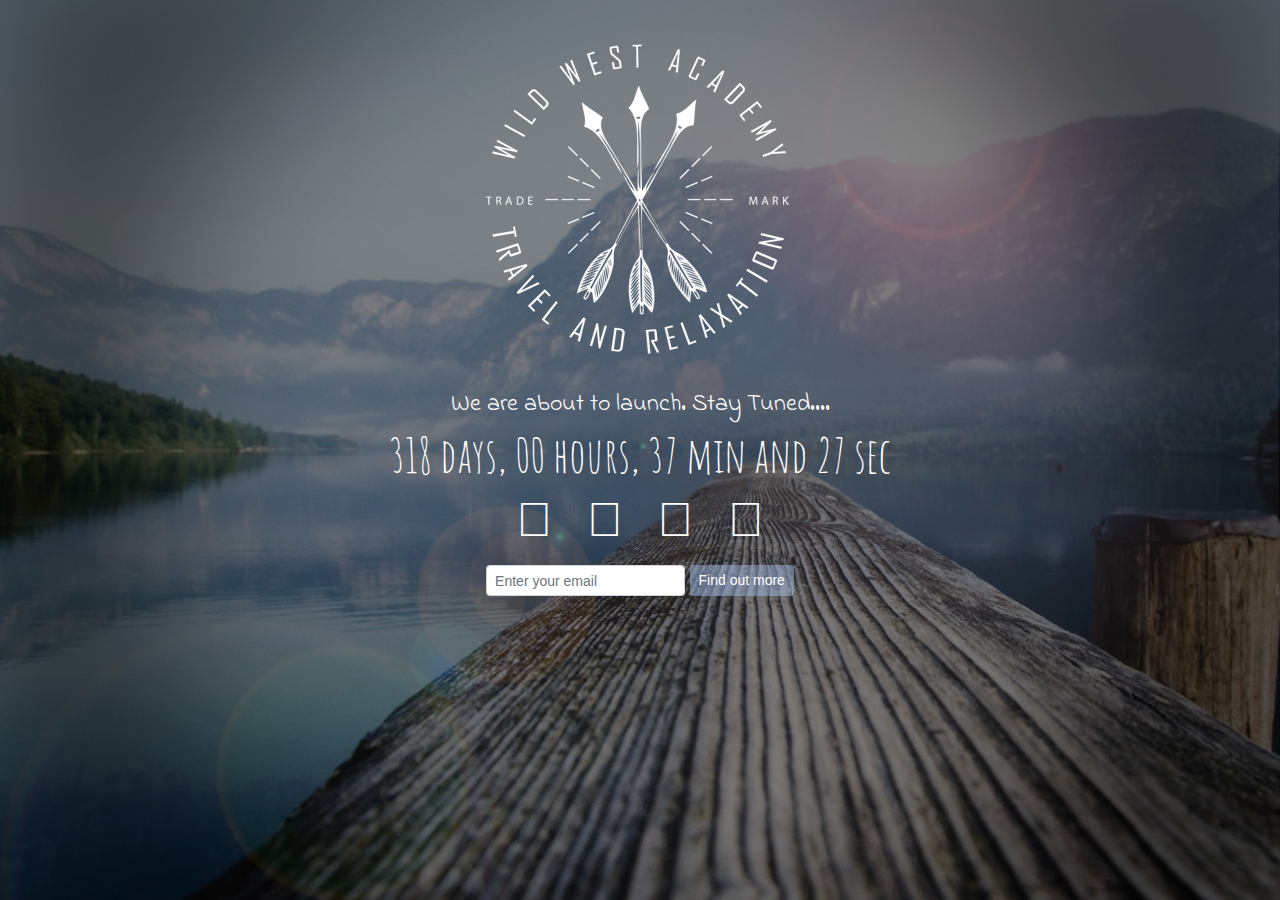
<file: Landing Page/index.html>
<!doctype html>
<html lang="en">
  <head>
    <!-- Required meta tags -->
    <meta charset="utf-8">
    <meta name="viewport" content="width=device-width, initial-scale=1, shrink-to-fit=no">
    <!-- Bootstrap CSS -->
    <link rel="stylesheet" href="https://stackpath.bootstrapcdn.com/bootstrap/4.3.1/css/bootstrap.min.css" integrity="sha384-ggOyR0iXCbMQv3Xipma34MD+dH/1fQ784/j6cY/iJTQUOhcWr7x9JvoRxT2MZw1T" crossorigin="anonymous">
    <link rel="stylesheet" href="style.css">
    <link rel="stylesheet" href="fontawesome/css/fontawesome.css">
    <link href="https://fonts.googleapis.com/css?family=Indie+Flower" rel="stylesheet">
    <link href="https://fonts.googleapis.com/css?family=Amatic+SC" rel="stylesheet">
    <link rel="stylesheet" href="https://use.fontawesome.com/releases/v5.7.2/css/all.css" integrity="sha384-fnmOCqbTlWIlj8LyTjo7mOUStjsKC4pOpQbqyi7RrhN7udi9RwhKkMHpvLbHG9Sr" crossorigin="anonymous">
    <title>Coming Soon!!</title>
  </head>
  <body>
    <section id="logo">
      <div class="container">
        <div class="row">
          <div class="col-md-12 text-center">
            <img src="img/my-logo.png" class="img-fluid"/>
          </div>
        </div>
      </div>
    </section>
    <section id="intro-text">
      <div class="container">
        <div class="row">
          <div class="col-md-12">
            <p>We are about to launch. Stay Tuned....</p>
          </div>
        </div>
      </div>
    </section>
    <section id="countdown">
      <div class="container">
        <div class="row">
          <div class="col-md-12">
            <div class="Countdown"></div>
          </div>
        </div>
      </div>
    </section>

    <section id="icons">
      <div class="container">
        <div class="row">
          <div class="col-md-12">
              <ul class="list-inline">
          <a href="http://www.twitter.com" target="blank"><li class="list-inline-item"><i class="fab twitter fa-twitter-square fa-3x" aria-hidden="true"></i></li></a>
          <a href="http://www.facebook.com" target="blank"><li class="list-inline-item"><i class="fab facebook fa-facebook-square fa-3x" aria-hidden="true"></i></li></a>
          <a href="http://www.google.com" target="blank"><li class="list-inline-item"><i class="fab google fa-google-plus-square fa-3x" aria-hidden="true"></i></li></a>
          <a href="http://www.instagram.com" target="blank"><li class="list-inline-item"><i class="fab instagram fa-instagram fa-3x" aria-hidden="true"></i></li></a>
              </ul>
          </div>
        </div>
      </div>
    </section>



    <section id="signup">
      <div class="container">
        <div class="row">
          <div class="col-md-12">
            <form class="form-inline" role="form" method="post" action="#signup">
              <input type="email" name="email" class="form-control form-control-sm" placeholder="Enter your email">
              <button type="submit" class="btn btn-signup btn-sm" name="submit" value="Send">Find out more</button>
            </form>
          </div>
        </div>
      </div>
    </section>


    <!-- Optional JavaScript -->
    <!-- jQuery first, then Popper.js, then Bootstrap JS -->
    <script src="https://code.jquery.com/jquery-3.3.1.slim.min.js" integrity="sha384-q8i/X+965DzO0rT7abK41JStQIAqVgRVzpbzo5smXKp4YfRvH+8abtTE1Pi6jizo" crossorigin="anonymous"></script>
    <script src="https://cdnjs.cloudflare.com/ajax/libs/popper.js/1.14.7/umd/popper.min.js" integrity="sha384-UO2eT0CpHqdSJQ6hJty5KVphtPhzWj9WO1clHTMGa3JDZwrnQq4sF86dIHNDz0W1" crossorigin="anonymous"></script>
    <script src="https://stackpath.bootstrapcdn.com/bootstrap/4.3.1/js/bootstrap.min.js" integrity="sha384-JjSmVgyd0p3pXB1rRibZUAYoIIy6OrQ6VrjIEaFf/nJGzIxFDsf4x0xIM+B07jRM" crossorigin="anonymous"></script>
    <script type="text/javascript" src="https://ajax.googleapis.com/ajax/libs/jquery/1.7.2/jquery.min.js"></script>
    <script type="text/javascript" src="js/jquery.countdown.js"></script>
    <script>
    $(function() {
    $('.Countdown').countdown({
    date: "June 7, 2087 15:03:26"
    });
    });
    </script>
  </body>
</html>
</file>
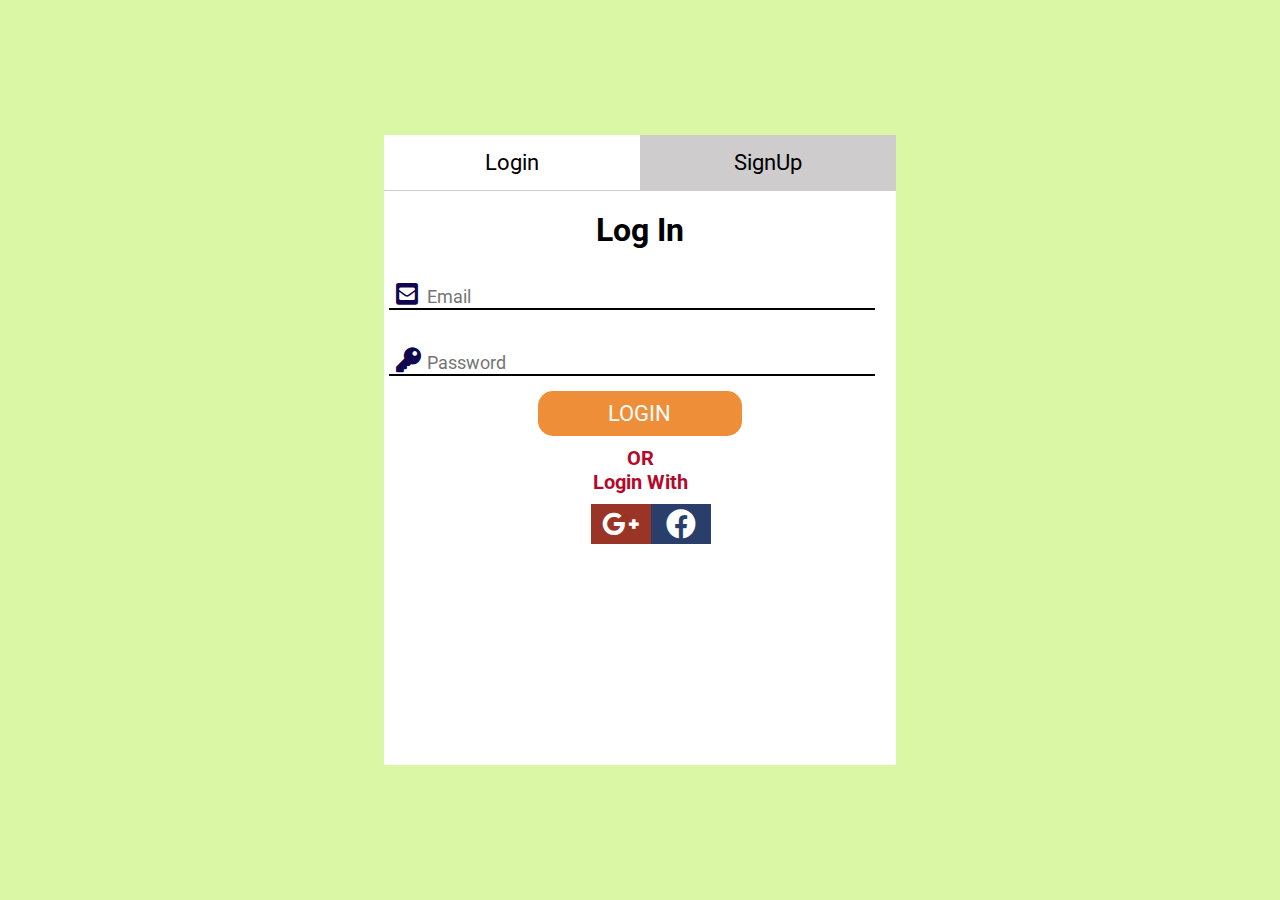
<file: Bulb Javascript/Bulb.html>
<!DOCTYPE html>
<html>
	<head>
		<title>Switch</title>
		<link rel="stylesheet" type="text/css" href="style.css">
		<link rel="stylesheet" href="https://cdnjs.cloudflare.com/ajax/libs/font-awesome/5.8.1/css/all.css" />
	</head>
	<body>
		<div class="form">
			<div class="head" class="signup">
				<div onclick="swap(this)" data-tab="login" class="login-tab">
					Login
				</div>
				<div onclick="swap(this)" data-tab="signup" class="signup-tab">
					SignUp
				</div>
			</div>
			<div class="body" id="form-body">
				<div class="login">
					<div class="form-row">
						<h1>Log In</h1>
						<i class="fas fa-envelope-square"></i>
						<input type="email" placeholder="Email">
						<i class="fas fa-key"></i>
						<input type="password" placeholder="Password">
						<button>Login</button>
					</div>
					<div class="span">
						<span>OR<br>Login With</span>
					</div>
					<div class="footer">
						<div class="social google">
							<i class="fab fa-google-plus-g"></i>
						</div>
						<div class="social facebook">
							<i class="fab fa-facebook"></i>
						</div>
					</div>
				</div>
				<div class="signup">
					<div class="form-row">
						<h1>Sign Up</h1>
						<i class="fas fa-user-circle"></i>
						<input type="username" placeholder="Username">
						<i class="fas fa-envelope-square"></i>
						<input type="email" placeholder="Email">
						<i class="fas fa-key"></i>
						<input type="password" placeholder="Password">
						<i class="fas fa-key"></i>
						<input type="password" placeholder="Re-Type Password">
						<button>Sign Up</button>
					</div>
				</div>
			</div>
		</div>
		<script>
			function swap(referTo){
				if (referTo.getAttribute("data-tab") == "login") {
					document.getElementById('form-body').classList.remove('active');
					referTo.parentNode.classList.remove('signup');
				}
				else{
					document.getElementById('form-body').classList.add('active');
					referTo.parentNode.classList.add('signup');
				}
			}
		</script>
	</body>
</html>
</file>
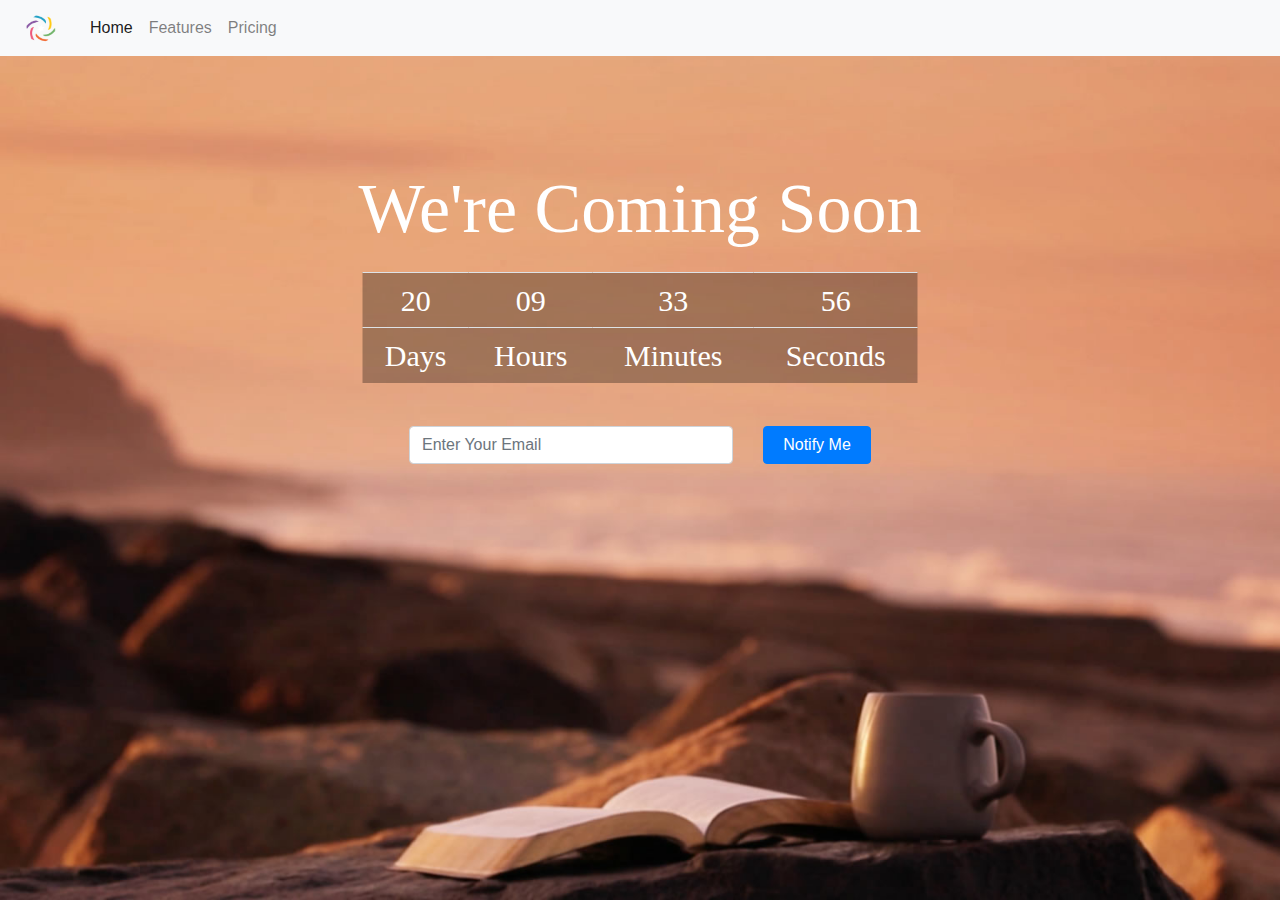
<file: LandingComingSoon/page.html>
<!DOCTYPE html>
<html>
	<head>
		<link rel="stylesheet" href="https://stackpath.bootstrapcdn.com/bootstrap/4.3.1/css/bootstrap.min.css">
		<script src="https://stackpath.bootstrapcdn.com/bootstrap/4.3.1/js/bootstrap.min.js"></script>
		<script src="https://code.jquery.com/jquery-3.3.1.slim.min.js"></script>
		<script src="https://cdnjs.cloudflare.com/ajax/libs/popper.js/1.14.7/umd/popper.min.js"></script>
		<link rel="stylesheet" type="text/css" href="style.css">
		<title></title>
	</head>
	<body>
		<nav class="navbar navbar-expand-lg navbar-light bg-light">
			<a class="navbar-brand" href="#"><img src="Images/logo.png" width="50" height="30" class="d-inline-block align-top" alt=""></a>
			<div class="collapse navbar-collapse" id="navbarText">
				<ul class="navbar-nav mr-auto">
					<li class="nav-item active">
						<a class="nav-link" href="#">Home <span class="sr-only">(current)</span></a>
					</li>
					<li class="nav-item">
						<a class="nav-link" href="#">Features</a>
					</li>
					<li class="nav-item">
						<a class="nav-link" href="#">Pricing</a>
					</li>
				</ul>
			</div>
		</nav>
		<section id="intro-back">
			<section id="intro-text">
				<div class="container">
					<div class="row">
						<div class="col-md-12">
							<h1>We're Coming Soon</h1>
						</div>
					</div>
				</div>
			</section>
			<section id="timer">
				<div class="container">
					<div class="row">
						<div class="col-md-12">
							<table class="table table-sm countdown">
								<tbody class="info">
									<tr>
										<td id="Days">120</td>
										<td id="Hours">4</td>
										<td id="Minutes">12</td>
										<td id="Seconds">22</td>
									</tr>
									<tr>
										<td>Days</td>
										<td>Hours</td>
										<td>Minutes</td>
										<td>Seconds</td>
									</tr>
								</tbody>
							</table>
						</div>
					</div>
				</div>
			</section>
			<section id="textbox">
				<div class="container">
					<div class="row">
						<div class="col-md-6">
							<div class="form-group">
								<input type="text" class="form-control" id="usr" placeholder="Enter Your Email">
							</div>
						</div>
						<div class="col-md-6">
							<button class="btn btn-primary" id="but">Notify Me</button>
						</div>
					</div>
				</div>
			</section>
		</section>


		<script type="text/javascript">
			function countdown(){
				var now = new Date();
				var eventDate = new Date(now.getFullYear(), 7, 14);

				var currentTime = now.getTime();
				var eventTime = eventDate.getTime();

				var remTime = eventTime - currentTime;

				var s = Math.floor(remTime / 1000);
				var m = Math.floor(s / 60);
				var h = Math.floor(m / 60);
				var d = Math.floor(h / 24);

				h %= 24;
				m %= 60;
				s %= 60;

				h = (h < 10) ? "0" + h : h;
				m = (m < 10) ? "0" + m : m;
				s = (s < 10) ? "0" + s : s;

				document.getElementById("Days").textContent = d;
				document.getElementById("Hours").textContent = h;
				document.getElementById("Minutes").textContent = m;
				document.getElementById("Seconds").textContent = s;

				setTimeout(countdown, 1000);
			}

			countdown();
		</script>
	</body>
</html>
</file>
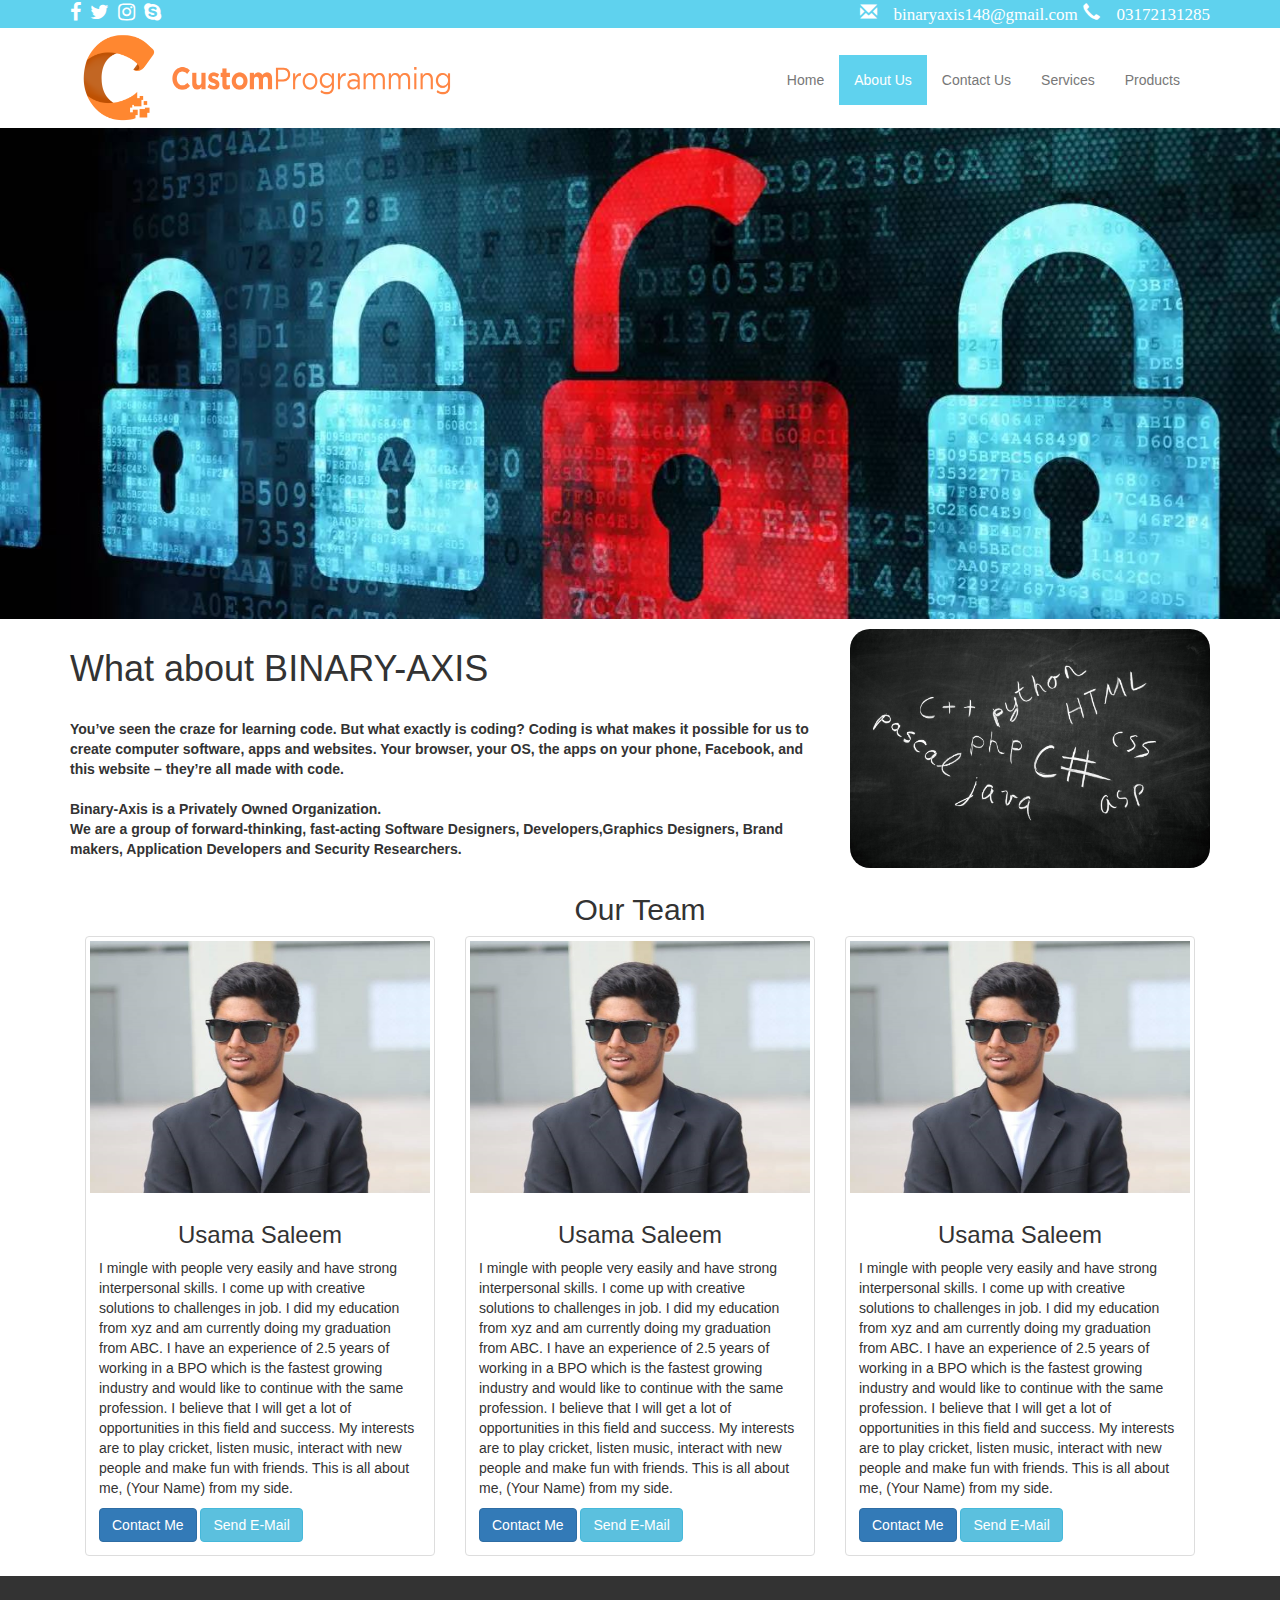
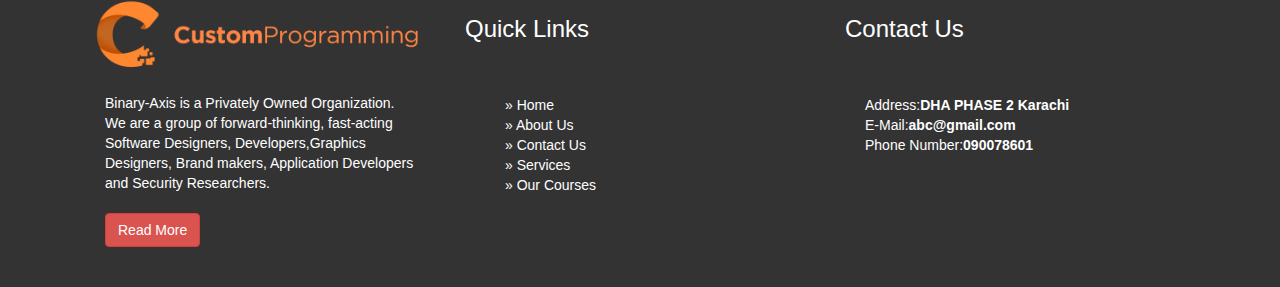
<file: Website Practice/aboutus.html>
<!DOCTYPE html>

<html lang="en-US">

<head>

<meta charset="utf-8">

<meta http-equiv="X-UA-compitable" content="IE-edge">

<meta name="viewport" content="width=device-width">

<title>Binary Axis</title>

<link rel="stylesheet" type="text/css" href="http://cdnjs.cloudflare.com/ajax/libs/font-awesome/4.6.3/css/font-awesome.min.css">

<link rel="stylesheet" type="text/css" href="css/mystyle.css">

<link rel="stylesheet" href="css/bootstrap.min.css">

<script src="js/jquery.js"></script>

<script src="js/bootstrap.min.js"></script>

</head>

<body>
<!-- header -->
<div class="container-fluid top_bar">
<div class="container">
	<div class="row">
		<div class="col-sm-3">
			<a href="#" class="social-icons"><i class="fa fa-facebook" style="font-size: 20px ; color: #fff ;"></i></a>
			<a href="#" class="social-icons"><i class="fa fa-twitter" style="font-size: 20px ; color: #fff ;"></i></a>
			<a href="#" class="social-icons"><i class="fa fa-instagram" style="font-size: 20px ; color: #fff ;"></i></a>
			<a href="#" class="social-icons"><i class="fa fa-skype" style="font-size: 20px ; color: #fff ;"></i></a>
		</div>
		<div class="col-sm-9 text-right contact-info">
			<span class="glyphicon glyphicon-envelope"> binaryaxis148@gmail.com</span>
			<span class="glyphicon glyphicon-earphone"> 03172131285</span>
		</div>
	</div>
</div>
</div>
<!-- end of header -->

<!-- start nav -->
<div class="container">
	<div class="row">
		<div class="col-sm-7 logo-style">
			<img src="logo.png">
		</div>
		<div class="col-sm-5 my_menu">
		<nav class="navbar navbar-default">
		<div class="navbar-header">
			<button type="button" class="navbar-toggle" data-toggle="collapse" data-target="#mynavbar">
				<span class="icon-bar"></span>
				<span class="icon-bar"></span>
				<span class="icon-bar"></span>
			</button>
		</div>
		<div class="collapse navbar-collapse" id="mynavbar">
			<ul class="nav navbar-nav  pull-right">
				<li><a href="binary.html">Home</a></li>
				<li class="active"><a href="aboutus.html">About Us</a></li>
				<li><a href="contact.html">Contact Us</a></li>
				<li><a href="#">Services</a></li>
				<li><a href="#">Products</a></li>
			</ul>
			</div>
			</nav>
		</div>
	</div>
</div>

<div class="container-fluid">
	<div class="row">
		<img src="slide.jpg" class="img-responsive">
	</div>
</div>

<div class="container cont">
	<div class="row">
		<div class="col-sm-8">
			<h1>What about BINARY-AXIS</h1>
			<b><br>You’ve seen the craze for learning code. But what exactly is coding? Coding is what makes it possible for us to create computer software, apps and websites. Your browser, your OS, the apps on your phone, Facebook, and this website – they’re all made with code.<br><br>
			Binary-Axis is a Privately Owned Organization.<br>
			We are a group of forward-thinking, fast-acting Software Designers, Developers,Graphics Designers, Brand makers, Application Developers and Security Researchers.</b>
		</div>
		<div class="col-sm-4">
			<img src="lang.jpg" class="img-responsive languages">
		</div>
	</div>
</div>
<div class="container">
	<h2 class="text-center">Our Team</h2>
	<div class="col-sm-4">
		<div class="thumbnail">
			<img src="info.jpg" class="img-responsive">
			<div class="caption">
				<h3 class="text-center">Usama Saleem</h3>
				<p>I mingle with people very easily and have strong interpersonal skills. I come up with creative solutions to challenges in job. I did my education from xyz and am currently doing my graduation from ABC.
I have an experience of 2.5 years of working in a BPO which is the fastest growing industry and would like to continue with the same profession. I believe that I will get a lot of opportunities in this field and success. My interests are to play cricket, listen music, interact with new people and make fun with friends. This is all about me, (Your Name) from my side.</p>
<a href="#" class="btn btn-primary">Contact Me</a>
<a href="#" class="btn btn-info">Send E-Mail</a>
			</div>
		</div>
	</div>
	<div class="col-sm-4">
		<div class="thumbnail">
			<img src="info.jpg" class="img-responsive">
			<div class="caption">
				<h3 class="text-center">Usama Saleem</h3>
				<p>I mingle with people very easily and have strong interpersonal skills. I come up with creative solutions to challenges in job. I did my education from xyz and am currently doing my graduation from ABC.
I have an experience of 2.5 years of working in a BPO which is the fastest growing industry and would like to continue with the same profession. I believe that I will get a lot of opportunities in this field and success. My interests are to play cricket, listen music, interact with new people and make fun with friends. This is all about me, (Your Name) from my side.</p>
<a href="#" class="btn btn-primary">Contact Me</a>
<a href="#" class="btn btn-info">Send E-Mail</a>
			</div>
		</div>
	</div>
	<div class="col-sm-4">
		<div class="thumbnail">
			<img src="info.jpg" class="img-responsive">
			<div class="caption">
				<h3 class="text-center">Usama Saleem</h3>
				<p>I mingle with people very easily and have strong interpersonal skills. I come up with creative solutions to challenges in job. I did my education from xyz and am currently doing my graduation from ABC.
I have an experience of 2.5 years of working in a BPO which is the fastest growing industry and would like to continue with the same profession. I believe that I will get a lot of opportunities in this field and success. My interests are to play cricket, listen music, interact with new people and make fun with friends. This is all about me, (Your Name) from my side.</p>
<a href="#" class="btn btn-primary">Contact Me</a>
<a href="#" class="btn btn-info">Send E-Mail</a>
			</div>
		</div>
	</div>
</div>
<div class="container-fluid footer">
	<div class="container">
			<div class="col-sm-4">
				<img src="logo.png" class="img-responsive">
				<p>Binary-Axis is a Privately Owned Organization.<br>
			We are a group of forward-thinking, fast-acting Software Designers, Developers,Graphics Designers, Brand makers, Application Developers and Security Researchers.</p>
			<p><a href="#" class="btn btn-danger">Read More</a></p>
			</div>
			<div class="col-sm-4">
				<h3>Quick Links</h3>
				<ul>
					<li><a href="#">&raquo; Home</li></a>
					<li><a href="#">&raquo; About Us</li></a>
					<li><a href="#">&raquo; Contact Us</li></a>
					<li><a href="#">&raquo; Services</li></a>
					<li><a href="#">&raquo; Our Courses</li></a>
				</ul>
			</div>
			<div class="col-sm-4 conta">
				<h3>Contact Us</h3>
				<p>Address:<strong>DHA PHASE 2 Karachi</strong><br>
				E-Mail:<strong>abc@gmail.com</strong><br>
				Phone Number:<strong>090078601</strong></p>
			</div>
	</div>
</div>

</body>

</html>
</file>
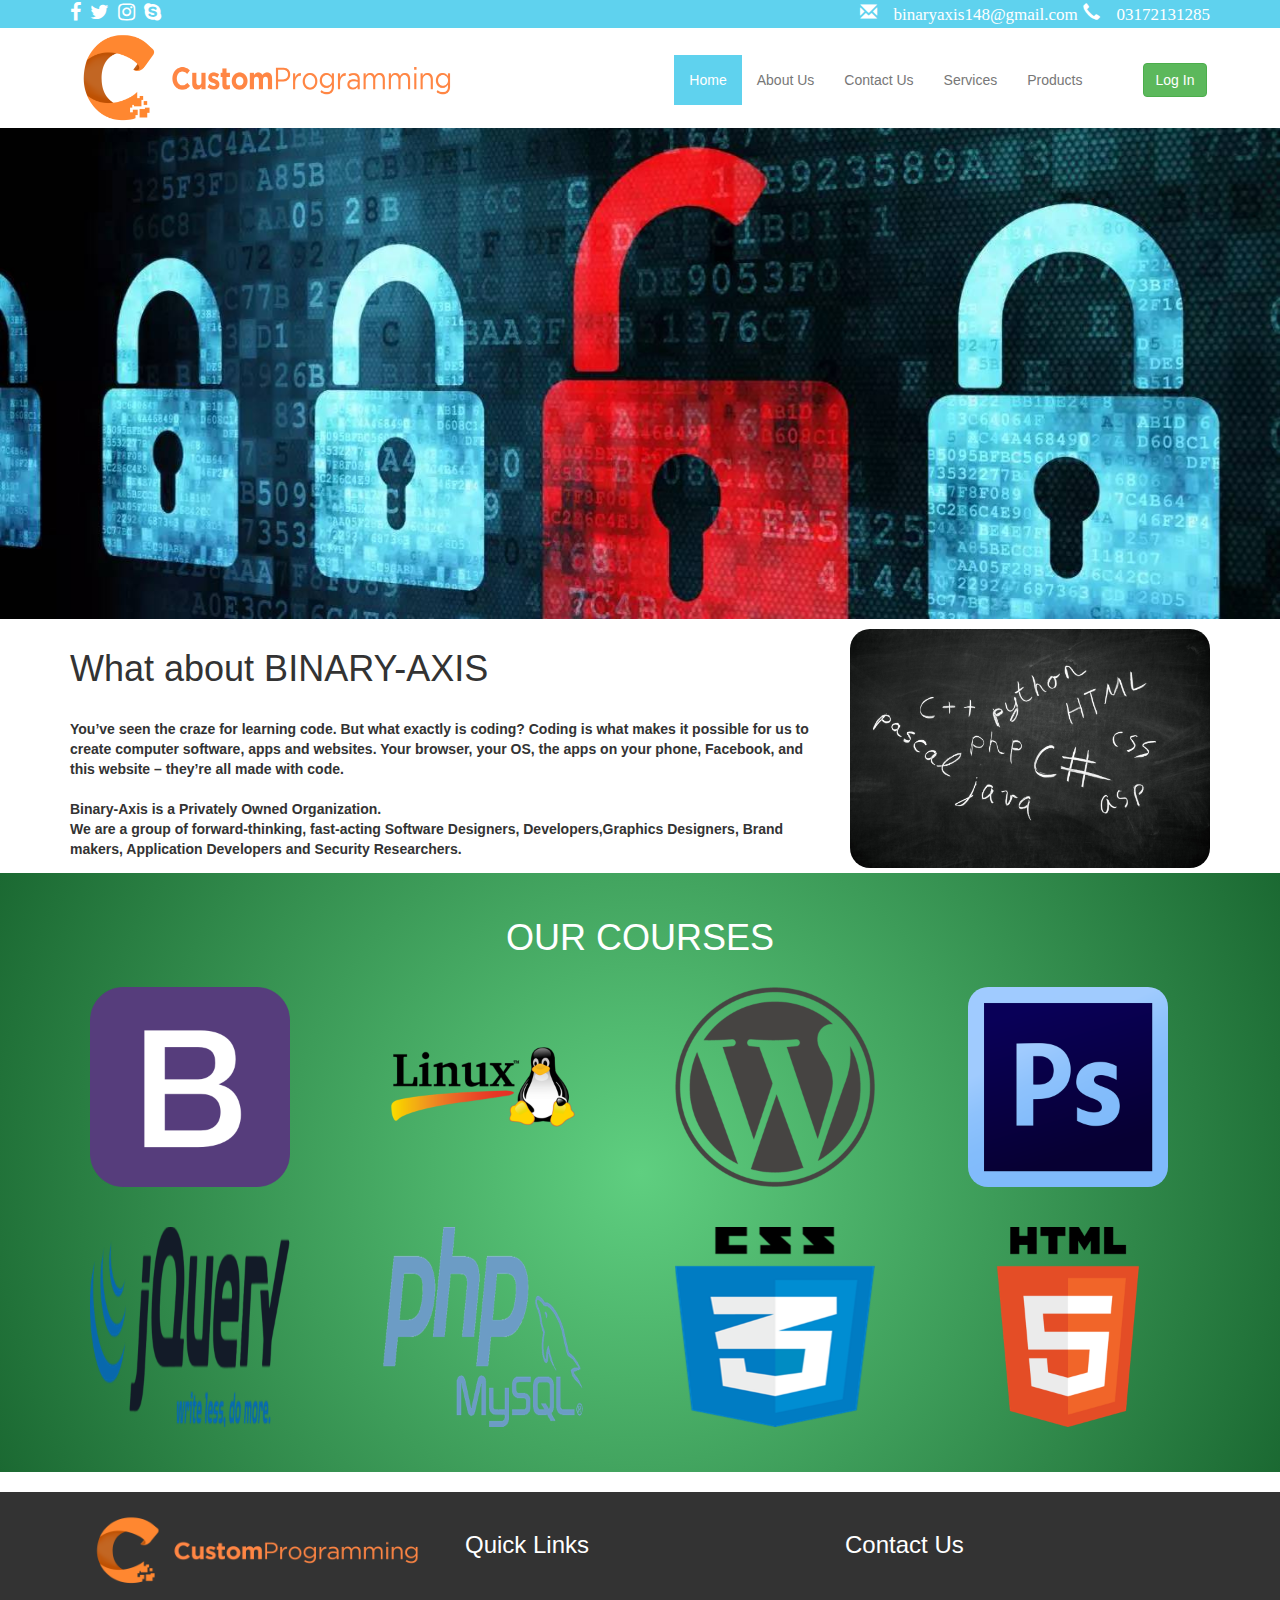
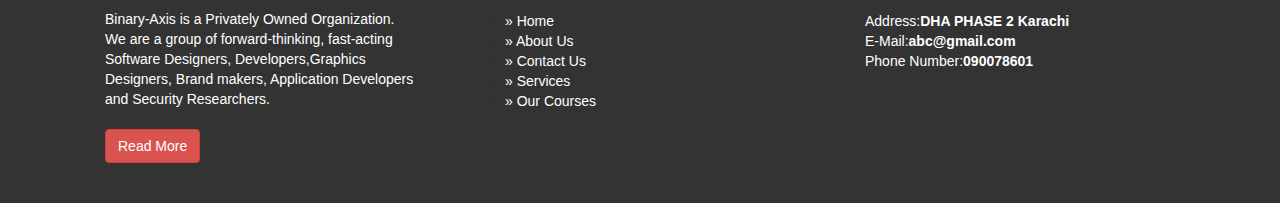
<file: Website Practice/binary.html>
<!DOCTYPE html>

<html lang="en-US">

<head>

<meta charset="utf-8">

<meta http-equiv="X-UA-compitable" content="IE-edge">

<meta name="viewport" content="width=device-width">

<title>Binary Axis</title>

<link rel="stylesheet" type="text/css" href="http://cdnjs.cloudflare.com/ajax/libs/font-awesome/4.6.3/css/font-awesome.min.css">

<link rel="stylesheet" type="text/css" href="css/mystyle.css">

<link rel="stylesheet" href="css/bootstrap.min.css">

<script src="js/jquery.js"></script>

<script src="js/bootstrap.min.js"></script>

</head>

<body>
<!-- header -->
<div class="container-fluid top_bar">
<div class="container">
	<div class="row">
		<div class="col-sm-3">
			<a href="#" class="social-icons"><i class="fa fa-facebook" style="font-size: 20px ; color: #fff ;"></i></a>
			<a href="#" class="social-icons"><i class="fa fa-twitter" style="font-size: 20px ; color: #fff ;"></i></a>
			<a href="#" class="social-icons"><i class="fa fa-instagram" style="font-size: 20px ; color: #fff ;"></i></a>
			<a href="#" class="social-icons"><i class="fa fa-skype" style="font-size: 20px ; color: #fff ;"></i></a>
		</div>

		<div class="col-sm-9 text-right contact-info">
			<span class="glyphicon glyphicon-envelope"> binaryaxis148@gmail.com</span>
			<span class="glyphicon glyphicon-earphone"> 03172131285</span>
		</div>

		

	</div>
</div>
</div>
<!-- end of header -->

<!-- start nav -->
<div class="container">
	<div class="row">
		<div class="col-sm-6 logo-style">
			<img src="logo.png">
		</div>
		<div class="col-sm-5 my_menu">
		<nav class="navbar navbar-default">
		<div class="navbar-header">
			<button type="button" class="navbar-toggle" data-toggle="collapse" data-target="#mynavbar">
				<span class="icon-bar"></span>
				<span class="icon-bar"></span>
				<span class="icon-bar"></span>
			</button>
		</div>
		<div class="collapse navbar-collapse" id="mynavbar">
			<ul class="nav navbar-nav  pull-right">
				<li class="active"><a href="binary.html">Home</a></li>
				<li><a href="aboutus.html">About Us</a></li>
				<li><a href="contact.html">Contact Us</a></li>
				<li><a href="#">Services</a></li>
				<li><a href="#">Products</a></li>
			</ul>
			</div>
			</nav>
		</div>
		<div class="col-sm-1">
			<button type="button" data-toggle="modal" data-target="#login" class="btn btn-success log_in">Log In</button>

			<div id="login" class="modal fade">
				
			<div class="modal-dialog">
				
				<div class="modal-content">
					
				<div class="modal-header">

				<button type="button" class="close" data-dismiss="modal">&times;</button>
					
				<h2 calss="modal-title">Log In</h2>

				</div>

				<div class="modal-body">
					
				<label>Username: </label><input type="text" class="form-control" name="" placeholder="Username">
				<label>Password: </label><input type="password" class="form-control" name="" placeholder="Password">

				</div>


				<div class="modal-footer">
					<button type = "button" class="btn btn-default">Log In</button>
				</div>


				</div>


			</div>


			</div>


		</div>
	</div>
</div>

<div class="container-fluid">
	<div class="row">
		<img src="slide.jpg" class="img-responsive">
	</div>
</div>

<div class="container cont">
	<div class="row">
		<div class="col-sm-8">
			<h1>What about BINARY-AXIS</h1>
			<b><br>You’ve seen the craze for learning code. But what exactly is coding? Coding is what makes it possible for us to create computer software, apps and websites. Your browser, your OS, the apps on your phone, Facebook, and this website – they’re all made with code.<br><br>
			Binary-Axis is a Privately Owned Organization.<br>
			We are a group of forward-thinking, fast-acting Software Designers, Developers,Graphics Designers, Brand makers, Application Developers and Security Researchers.</b>
		</div>
		<div class="col-sm-4">
			<img src="lang.jpg" class="img-responsive languages">
		</div>
	</div>
</div>
<div class="container-fluid our_courses">
	<div class="container">
		<h1 class="text-center">OUR COURSES</h1>
		<div class="row">
			<div class="col-sm-3 col-xs-6">
				<img src="boot.png" class="img-responsive languages">
			</div>
			<div class="col-sm-3 col-xs-6">
				<img src="linux.png" class="img-responsive languages">
			</div>
			<div class="col-sm-3 col-xs-6">
				<img src="wp.png" class="img-responsive languages">
			</div>
			<div class="col-sm-3 col-xs-6">
				<img src="ps.png" class="img-responsive languages">
			</div>
		</div>
		<div class="row">
			<div class="col-sm-3 col-xs-6">
				<img src="jq.png" class="img-responsive languages">
			</div>
			<div class="col-sm-3 col-xs-6">
				<img src="php.png" class="img-responsive languages">
			</div>
			<div class="col-sm-3 col-xs-6">
				<img src="css3.png" class="img-responsive languages">
			</div>
			<div class="col-sm-3 col-xs-6">
				<img src="html.png" class="img-responsive languages">
			</div>
		</div>
	</div>
</div>


<div class="container-fluid footer" style="margin-top: 20px;">
	<div class="container">
			<div class="col-sm-4">
				<img src="logo.png" class="img-responsive">
				<p>Binary-Axis is a Privately Owned Organization.<br>
			We are a group of forward-thinking, fast-acting Software Designers, Developers,Graphics Designers, Brand makers, Application Developers and Security Researchers.</p>
			<p><a href="#" class="btn btn-danger">Read More</a></p>
			</div>
			<div class="col-sm-4">
				<h3>Quick Links</h3>
				<ul>
					<li><a href="#">&raquo; Home</a></li>
					<li><a href="#">&raquo; About Us</a></li>
					<li><a href="#">&raquo; Contact Us</a></li>
					<li><a href="#">&raquo; Services</a></li>
					<li><a href="#">&raquo; Our Courses</a></li>
				</ul>
			</div>
			<div class="col-sm-4 conta">
				<h3>Contact Us</h3>
				<p>Address:<strong>DHA PHASE 2 Karachi</strong><br>
				E-Mail:<strong>abc@gmail.com</strong><br>
				Phone Number:<strong>090078601</strong></p>
			</div>
	</div>
</div>

</body>

</html>
</file>
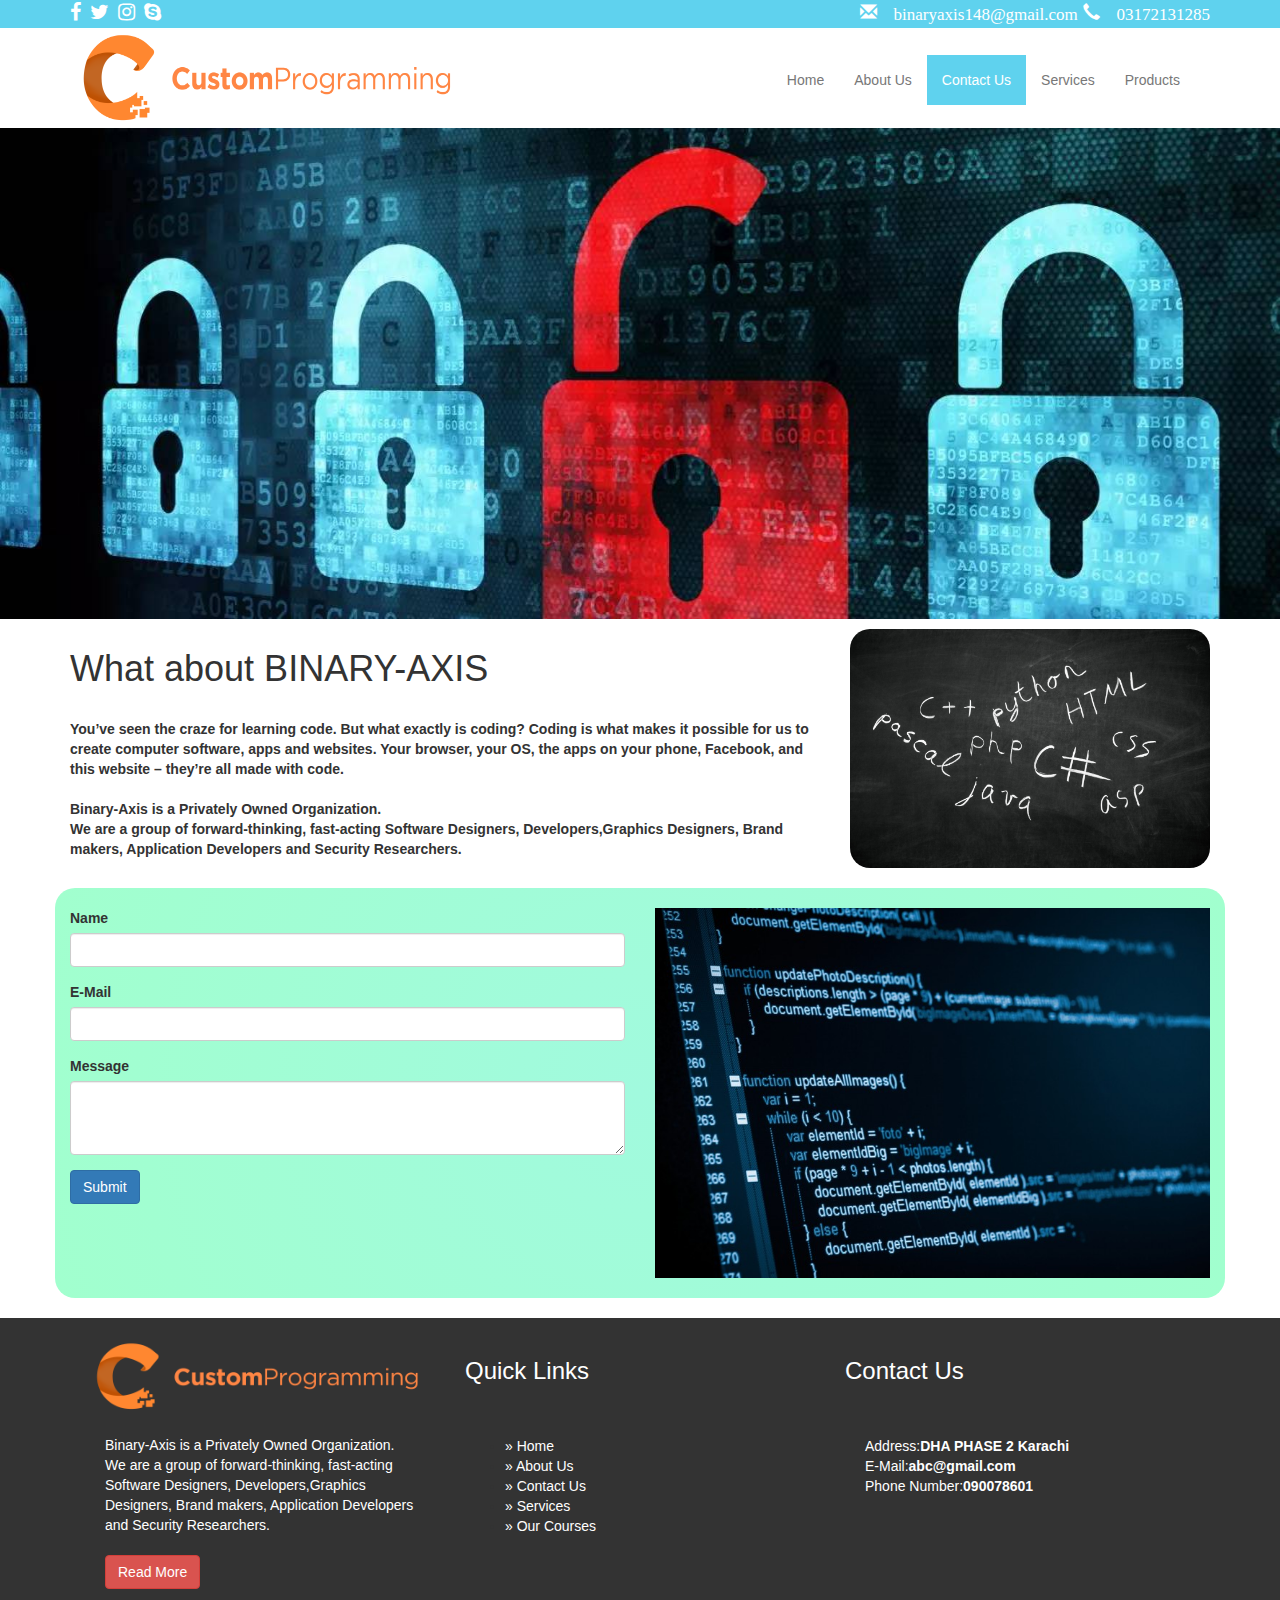
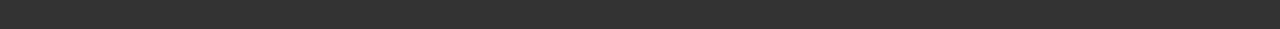
<file: Website Practice/contact.html>
<!DOCTYPE html>

<html lang="en-US">

<head>

<meta charset="utf-8">

<meta http-equiv="X-UA-compitable" content="IE-edge">

<meta name="viewport" content="width=device-width">

<title>Binary Axis</title>

<link rel="stylesheet" type="text/css" href="http://cdnjs.cloudflare.com/ajax/libs/font-awesome/4.6.3/css/font-awesome.min.css">

<link rel="stylesheet" type="text/css" href="css/mystyle.css">

<link rel="stylesheet" href="css/bootstrap.min.css">

<script src="js/jquery.js"></script>

<script src="js/bootstrap.min.js"></script>

</head>

<body>
<!-- header -->
<div class="container-fluid top_bar">
<div class="container">
	<div class="row">
		<div class="col-sm-3">
			<a href="#" class="social-icons"><i class="fa fa-facebook" style="font-size: 20px ; color: #fff ;"></i></a>
			<a href="#" class="social-icons"><i class="fa fa-twitter" style="font-size: 20px ; color: #fff ;"></i></a>
			<a href="#" class="social-icons"><i class="fa fa-instagram" style="font-size: 20px ; color: #fff ;"></i></a>
			<a href="#" class="social-icons"><i class="fa fa-skype" style="font-size: 20px ; color: #fff ;"></i></a>
		</div>
		<div class="col-sm-9 text-right contact-info">
			<span class="glyphicon glyphicon-envelope"> binaryaxis148@gmail.com</span>
			<span class="glyphicon glyphicon-earphone"> 03172131285</span>
		</div>
	</div>
</div>
</div>
<!-- end of header -->

<!-- start nav -->
<div class="container">
	<div class="row">
		<div class="col-sm-7 logo-style">
			<img src="logo.png">
		</div>
		<div class="col-sm-5 my_menu">
		<nav class="navbar navbar-default">
		<div class="navbar-header">
			<button type="button" class="navbar-toggle" data-toggle="collapse" data-target="#mynavbar">
				<span class="icon-bar"></span>
				<span class="icon-bar"></span>
				<span class="icon-bar"></span>
			</button>
		</div>
		<div class="collapse navbar-collapse" id="mynavbar">
			<ul class="nav navbar-nav  pull-right">
				<li><a href="binary.html">Home</a></li>
				<li><a href="aboutus.html">About Us</a></li>
				<li class="active"><a href="contact.html">Contact Us</a></li>
				<li><a href="#">Services</a></li>
				<li><a href="#">Products</a></li>
			</ul>
			</div>
			</nav>
		</div>
	</div>
</div>

<div class="container-fluid">
	<div class="row">
		<img src="slide.jpg" class="img-responsive">
	</div>
</div>

<div class="container cont">
	<div class="row">
		<div class="col-sm-8">
			<h1>What about BINARY-AXIS</h1>
			<b><br>You’ve seen the craze for learning code. But what exactly is coding? Coding is what makes it possible for us to create computer software, apps and websites. Your browser, your OS, the apps on your phone, Facebook, and this website – they’re all made with code.<br><br>
			Binary-Axis is a Privately Owned Organization.<br>
			We are a group of forward-thinking, fast-acting Software Designers, Developers,Graphics Designers, Brand makers, Application Developers and Security Researchers.</b>
		</div>
		<div class="col-sm-4">
			<img src="lang.jpg" class="img-responsive languages">
		</div>
	</div>
</div>

<div class="container form">
	<div class="row">
		<div class="col-xs-6">
			<form method="" action="">
				<div class="form-group">
					<label for="name">Name</label>
					<input type="text" class="form-control" id="name">
				</div>
				<div class="form-group">
					<label for="email">E-Mail</label>
					<input type="email" class="form-control" id="email">
				</div>
				<div class="form-group">
					<label for="message">Message</label>
					<textarea class="form-control" rows="3" id="comment"></textarea>
				</div>
				<div class="form-group">
					<input type="submit" id="submit" class="btn btn-primary">
				</div>
			</form>
		</div>
		<div class="col-xs-6">
				<img src="contact.jpg" class="img-responsive">
		</div>
	</div>
</div>


<div class="container-fluid footer">
	<div class="container">
			<div class="col-sm-4">
				<img src="logo.png" class="img-responsive">
				<p>Binary-Axis is a Privately Owned Organization.<br>
			We are a group of forward-thinking, fast-acting Software Designers, Developers,Graphics Designers, Brand makers, Application Developers and Security Researchers.</p>
			<p><a href="#" class="btn btn-danger">Read More</a></p>
			</div>
			<div class="col-sm-4">
				<h3>Quick Links</h3>
				<ul>
					<li><a href="#">&raquo; Home</li></a>
					<li><a href="#">&raquo; About Us</li></a>
					<li><a href="#">&raquo; Contact Us</li></a>
					<li><a href="#">&raquo; Services</li></a>
					<li><a href="#">&raquo; Our Courses</li></a>
				</ul>
			</div>
			<div class="col-sm-4 conta">
				<h3>Contact Us</h3>
				<p>Address:<strong>DHA PHASE 2 Karachi</strong><br>
				E-Mail:<strong>abc@gmail.com</strong><br>
				Phone Number:<strong>090078601</strong></p>
			</div>
	</div>
</div>

</body>

</html>
</file>
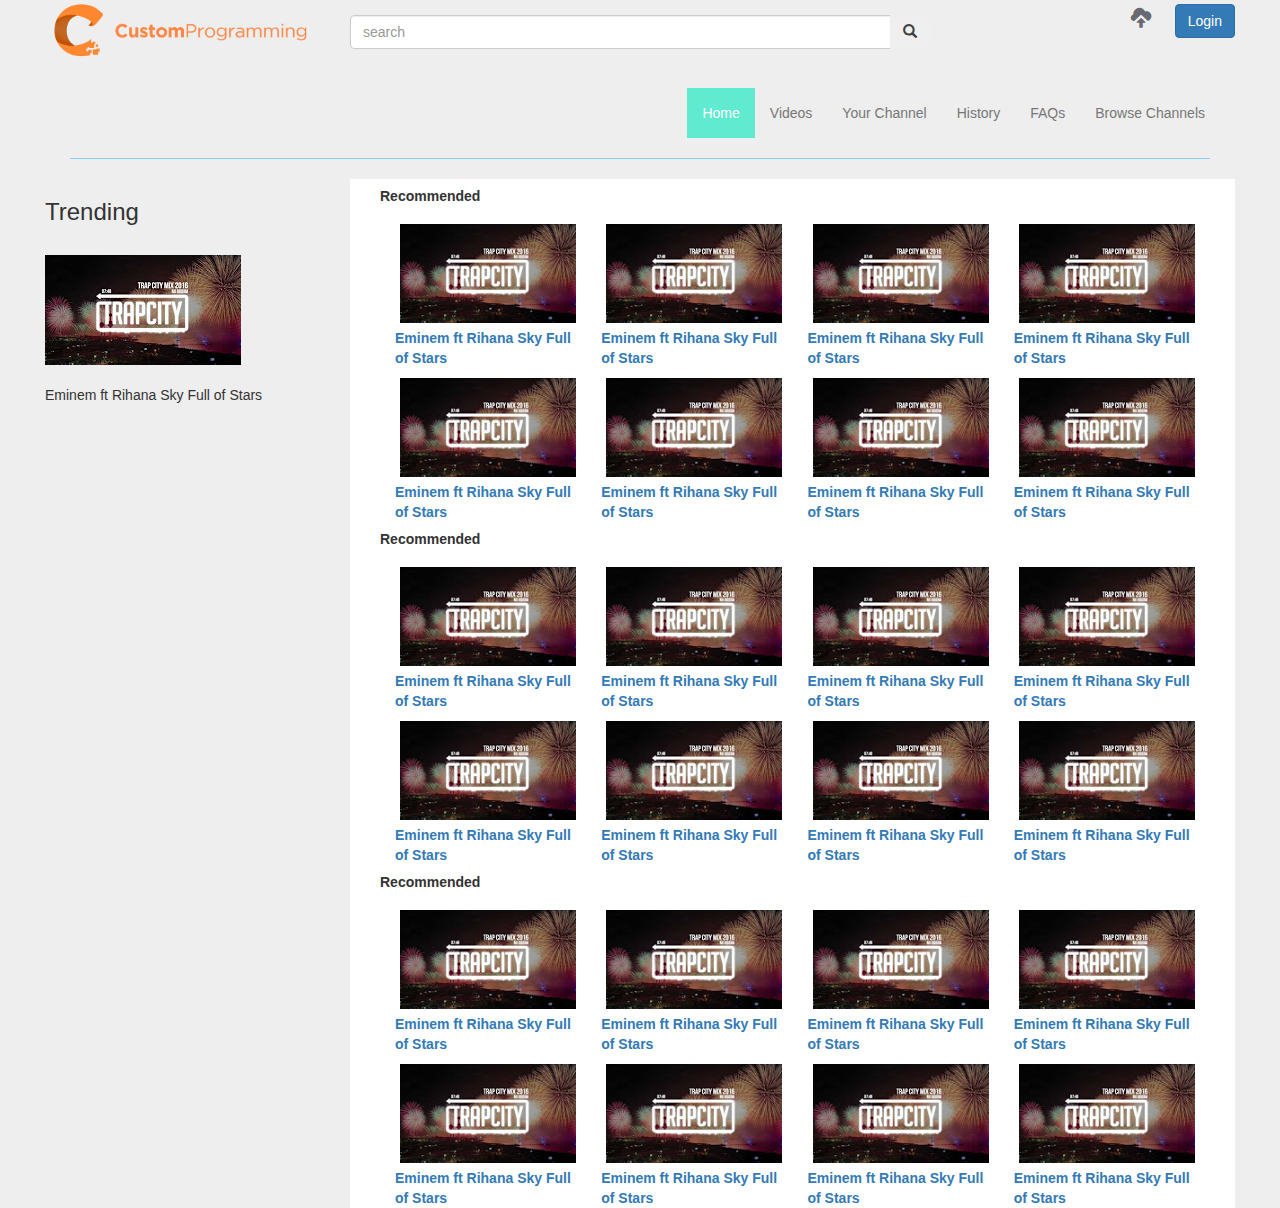
<file: Website Practice/views.html>
<!DOCTYPE html>
<html lang="en-US">

<head>

<meta charset="utf-8">

<meta http-equiv="X-UA-compitable" content="IE-edge">

<meta name="viewport" content="width=device-width">

<title>Binary Axis</title>

<link rel="stylesheet" type="text/css" href="http://cdnjs.cloudflare.com/ajax/libs/font-awesome/4.6.3/css/font-awesome.min.css">

<link rel="stylesheet" type="text/css" href="css/my.css">

<link rel="stylesheet" href="css/bootstrap.min.css">

<script src="js/jquery.js"></script>

<script src="js/bootstrap.min.js"></script>

</head>
<body>
<div class="container-fluid body">
<div class="container-fluid">
	<div class="rows">
	<div class="col-sm-3 logo">
			<img src="logo.png">
		</div>
		<div class="col-sm-6">
				<div class="input-group search_box">
					<input class="form-control" type="text" placeholder="search">
					<span class="input-group-btn"><button class="btn asd" type="button"><span class="glyphicon glyphicon-search asdf"></button></span>
					</span>
				</div>
		</div>
		<div class="col-sm-3 text-right icon">
			<a href="#"><span class="glyphicon glyphicon-cloud-upload"></span></a>
			<div class="btn btn-primary">Login</div>
		</div>
	</div>
</div>


<div class="container-fluid">
	<div class="rows">
	
	<div class="col-sm-12 my_menu">
		<nav class="navbar navbar-default">
		<div class="navbar-header">
			<button type="button" class="navbar-toggle" data-toggle="collapse" data-target="#mynavbar">
				<span class="icon-bar"></span>
				<span class="icon-bar"></span>
				<span class="icon-bar"></span>
			</button>
		</div>
		<div class="collapse navbar-collapse" id="mynavbar">
			<ul class="nav navbar-nav  pull-right">
				<li class="active"><a href="#">Home</a></li>
				<li><a href="#">Videos</a></li>
				<li><a href="#">Your Channel</a></li>
				<li><a href="#">History</a></li>
				<li><a href="#">FAQs</a></li>
				<li><a href="#">Browse Channels</a></li>
			</ul>
			</div>
			</nav>
		</div>
		
	</div>
</div>

<div class="container">
	<div class="rows">
		<div class="col-sm-12 videos_line">
		</div>
	</div>
</div>


<div class="container-fluid">
	<div class="rows">
		<div class="col-sm-3 videos_se">
			<h3>Trending</h3><br>
			<img src="fv.jpg" class="img-responsive languages"><br>Eminem ft Rihana Sky Full of Stars
		</div>
		<div class="col-sm-9">
<div class="container-fluid v">

		<div class="container-fluid">

		<h5><b>Recommended</b></h5>
</div>
		<div class="container-fluid videos_sec2">

		<div class="col-sm-3">
			<a href="#"><img src="fv.jpg" class="img-responsive languages"><b>Eminem ft Rihana Sky Full of Stars</b></a>
		</div>

		<div class="col-sm-3">
			<a href="#"><img src="fv.jpg" class="img-responsive languages"><b>Eminem ft Rihana Sky Full of Stars</b></a>
		</div>
		<div class="col-sm-3">
			<a href="#"><img src="fv.jpg" class="img-responsive languages"><b>Eminem ft Rihana Sky Full of Stars</b></a>
		</div>
		<div class="col-sm-3">
			<a href="#"><img src="fv.jpg" class="img-responsive languages"><b>Eminem ft Rihana Sky Full of Stars</b></a>
		</div>
</div>

	<div class="container-fluid videos_sec2">
		<div class="col-sm-3">
			<a href="#"><img src="fv.jpg" class="img-responsive languages"><b>Eminem ft Rihana Sky Full of Stars</b></a>
		</div>
		<div class="col-sm-3">
			<a href="#"><img src="fv.jpg" class="img-responsive languages"><b>Eminem ft Rihana Sky Full of Stars</b></a>
		</div>
		<div class="col-sm-3">
			<a href="#"><img src="fv.jpg" class="img-responsive languages"><b>Eminem ft Rihana Sky Full of Stars</b></a>
		</div>
		<div class="col-sm-3">
			<a href="#"><img src="fv.jpg" class="img-responsive languages"><b>Eminem ft Rihana Sky Full of Stars</b></a>
		</div>
</div>
	
	<div class="container-fluid">

		<h5><b>Recommended</b></h5>
</div>

	<div class="container-fluid videos_sec2">
		<div class="col-sm-3">
			<a href="#"><img src="fv.jpg" class="img-responsive languages"><b>Eminem ft Rihana Sky Full of Stars</b></a>
		</div>
		<div class="col-sm-3">
			<a href="#"><img src="fv.jpg" class="img-responsive languages"><b>Eminem ft Rihana Sky Full of Stars</b></a>
		</div>
		<div class="col-sm-3">
			<a href="#"><img src="fv.jpg" class="img-responsive languages"><b>Eminem ft Rihana Sky Full of Stars</b></a>
		</div>
		<div class="col-sm-3">
			<a href="#"><img src="fv.jpg" class="img-responsive languages"><b>Eminem ft Rihana Sky Full of Stars</b></a>
		</div>
</div>

	

<div class="container-fluid videos_sec2">

		<div class="col-sm-3">
			<a href="#"><img src="fv.jpg" class="img-responsive languages"><b>Eminem ft Rihana Sky Full of Stars</b></a>
		</div>

		<div class="col-sm-3">
			<a href="#"><img src="fv.jpg" class="img-responsive languages"><b>Eminem ft Rihana Sky Full of Stars</b></a>
		</div>
		<div class="col-sm-3">
			<a href="#"><img src="fv.jpg" class="img-responsive languages"><b>Eminem ft Rihana Sky Full of Stars</b></a>
		</div>
		<div class="col-sm-3">
			<a href="#"><img src="fv.jpg" class="img-responsive languages"><b>Eminem ft Rihana Sky Full of Stars</b></a>
		</div>
</div>

	<div class="container-fluid">

		<h5><b>Recommended</b></h5>
</div>


<div class="container-fluid videos_sec2">

		<div class="col-sm-3">
			<a href="#"><img src="fv.jpg" class="img-responsive languages"><b>Eminem ft Rihana Sky Full of Stars</b></a>
		</div>

		<div class="col-sm-3">
			<a href="#"><img src="fv.jpg" class="img-responsive languages"><b>Eminem ft Rihana Sky Full of Stars</b></a>
		</div>
		<div class="col-sm-3">
			<a href="#"><img src="fv.jpg" class="img-responsive languages"><b>Eminem ft Rihana Sky Full of Stars</b></a>
			</div>
		<div class="col-sm-3">
			<a href="#"><img src="fv.jpg" class="img-responsive languages"><b>Eminem ft Rihana Sky Full of Stars</b></a>
		</div>
</div>

<div class="container-fluid videos_sec2">

		<div class="col-sm-3">
			<a href="#"><img src="fv.jpg" class="img-responsive languages"><b>Eminem ft Rihana Sky Full of Stars</b></a>
		</div>

		<div class="col-sm-3">
			<a href="#"><img src="fv.jpg" class="img-responsive languages"><b>Eminem ft Rihana Sky Full of Stars</b></a>
		</div>
		<div class="col-sm-3">
			<a href="#"><img src="fv.jpg" class="img-responsive languages"><b>Eminem ft Rihana Sky Full of Stars</b></a>
		</div>
		<div class="col-sm-3">
			<a href="#"><img src="fv.jpg" class="img-responsive languages"><b>Eminem ft Rihana Sky Full of Stars</b></a>
		</div>
</div>


</div></div>
		</div>
</div>







<!-- <button type="button" class="btn btn-primary" onClick="myFunction()">Click Me!!</button>

<p id="demo">0</p> 

<script>
//var add = (function () {
//    var counter = 0;
//    return function () {return counter += 1;}
//})();

//function myFunction(){
//    document.getElementById("demo").innerHTML = add();
//}


</script>
-->

</div>
</body>
</html>
</file>
<file: Landing Page/style.css>
html , body{
background : url(img/bg.jpg) center center no-repeat;
height: 100%;
background-size: cover;
}
@media(max-width: 786px){
	#logo img{
		width: 50%;
	}

	#countdown .Countdown {
		font-size: 1.4em !important;
	}

	#icons .fab{
		margin: 10px 0 0 !important;
		font-size: 2em;
	}

}

@media(min-width:321px) and (max-width: 568px){
	#logo img{
		width: 20%;
	}
}
#logo img{
margin-top: 0 auto;
padding-top: 20px;
}
#intro-text p{
color: white;
text-align: center;
font-family: 'Indie Flower', cursive;
font-size: 1.5em;
}
#countdown .Countdown {
	font-family: 'Amatic SC', cursive;
	color: white;
	text-align: center;
	font-size: 3em;
	margin-top: -20px;
}
#icons {
	text-align: center;
}
#icons .fab{
	color: white;
	margin: 5px 15px;
	position: relative;
	bottom: 0;
	transition: all 0.2s ease-in-out;
}
#icons .twitter:hover{
	color: #6cadde;
	bottom: 5px;
}
#icons .facebook:hover{
	color: #3b5998;
	bottom: 5px;
}
#icons .google:hover{
	color: #ea4335;
	bottom: 5px;
}
#icons .instagram:hover{
	color: #517fa6;
	bottom: 5px;
}
#signup{
	text-align: center;
}
#signup .form-inline{
	display: block;
}
#signup .btn{
	background-color: rgba(161, 186, 226, 0.5);
	color: white;
}
#signup .btn:hover{
	background-color: rgba(37, 165, 82, 1);
}
</file>
<file: Bulb Javascript/style.css>
@import url('https://fonts.googleapis.com/css?family=Roboto');


*{
	margin: 0;
	padding: 0;
	box-sizing: border-box;
	font-family: 'Roboto', sans-serif;
}

h1{
	text-align: center;
	margin-top: 20px;
}
body{
	background-color: #DAF7A6;
}
.form{
	position: absolute;
	top: 50%;
	left: 50%;
	transform: translate(-50%, -50%);
	width: 40%;
	height: 70%;
	background-color: #fff;
}

.form .head{
	display: flex;
	width: 100%;
	height: 55px;
}

.form .head > div{
	width: 50%;
	height: 100%;
	text-align: center;
	font-size: 22px;
	line-height: 55px;
	cursor: pointer;
	background: transparent;
}

.form .head .signup > div:nth-child(1),.form .head > div:nth-child(2){
	background: rgb(206, 204, 204);
	transition: all .3s ease-in-out;
}

.form .head .signup > div:nth-child(2){
	background: transparent !important;
	transition: all .3s ease-in-out;
}

.form .body{
	position: absolute;
	overflow: hidden;
	width: 100%;
	height: 100%;
}

.form .body > div{
	position: absolute;
	height: 100%;
	width: 100%;
	transition: all .3s ease-in-out;
}

.form .body .form-row{
	border-top: 1px solid #ccc;
}

.form .body .form-row input{
	border: none;
	outline: none;
	border-bottom: 2px solid #000;
	width: 95%;
	height: 25px;
	margin: 5px;
	margin-top: 10px;
	font-size: 18px;
	text-indent: 38px;
}

.form .body .form-row input:focus{
	transition: all .3s ease-in-out;
	border-bottom: 2px solid rgb(34, 205, 235);
}

.form .body .form-row button{
	width: 40%;
	border: none;
	outline: none;
	border-radius: 15px;
	background: #ef8e38;
	margin-left: 30%;
	margin-top: 10px;
	height: 45px;
	text-transform: uppercase;
	color: #fcfcfc;
	font-size: 22px;
	cursor: pointer;
}

.form .body .span{
	text-align: center;
	padding: 10px;
	color: #b20a2c;
	font-size: 20px;
	position: relative;
	font-weight: bold;
}

.footer{
	position: absolute;
	width: 70%;
	font-size: 22px;
	padding-left: 180px;
}

.footer > div.social{
	position: relative;
	float: left;
	font-size: 30px;
	color: #fff;
	left: 15%;
	cursor: pointer;
}
.footer i{
	position: relative;
	width: 60px;
	height: 40px;
	left: 0px;
	line-height: 40px;
	background: rgb(0,0,0,0.3);
	text-align: center;
}

.footer .facebook{
	background: #3b5999;
}

.footer .google{
	background: #dd4b39;
}

.form-row > i.fas{
	position: relative;
	top: 32px;
	left: 12px;
	font-size: 25px;
	color: #11074e;
}

.form .body > div.login {
	left: 0%;
}

.form .body > div.signup {
	left: 100%;
}

.form .body.active > div.login {
	left: -100%;
}

.form .body.active > div.signup {
	left: 0%;
}

.form .body .signup .form-row button{
	background: #800080;
}
</file>
<file: LandingComingSoon/style.css>
/*body{
background: linear-gradient(135deg, #d558c8, #24d292);
background-size: 2500% 2500%;
animation: BackgroundGradient 30s ease infinite;
}

@keyframes BackgroundGradient{
	0%{background-position: 0% 50%;}
	50%{background-position: 100% 50%;}
	100%{background-position: 0% 50%;}

}*/

html , body{
background : url(Images/background.jpg) center center no-repeat;
height: 100%;
background-size: cover;
}

#intro-text h1{
color: white;
text-align: center;
font-family: 'Indie Flower', cursive;
font-size: 70px;
margin-top: 10%;
}

#textbox{
	margin-top: 40px;
}

#textbox #usr{
	width: 60%;
	margin-left: 60%;
}

#textbox #but{
	width: 20%;
	margin-left: 20%;
}


#timer .countdown{
	background-color: rgba(0, 0, 0, 0.3);
	position: relative;
	top: 10%;
	transform: translateX(50%);
	text-align: center;
	font-family: 'Indie Flower', cursive;
	width: 50%;
	color: white;
}

.info{
	font-size: 30px;
}
</file>
<file: Website Practice/css/mystyle.css>
.top_bar{
	background-color: #5fd2ee;
	padding: 2px;
}
.social-icons{
	margin-right: 5px;
}
.contact-info{
	color: white;
	font-size: 17px;
}
.logo-style img{
	width: 400px;
	height: 100px;
}
.my_menu{
	margin-top: 27px;
}
.my_menu .navbar-default{
	background: none;
	border: none;
}
.my_menu .navbar .navbar-nav .active a{
	background-color: #5fd2ee;
	color: #fff;
}
.my_menu .navbar .navbar-nav li a:hover{
	background-color: #5fd2ee;
	color: #fff;
}

.log_in{
	margin-top: 35px;
}

.languages{
	border-radius: 20px;
}
.our_courses{
	background: radial-gradient(circle, #5fcf80, #1b6932);
	padding: 25px 0;
}
.our_courses h1{
	color: #fff;
}
.our_courses img{
	width: 200px;
	height: 200px;
	margin: 20px;
}
.cont{
	margin-top: 10px;
	margin-bottom: 5px;
}
.form{

background: radial-gradient(circle, #A1FADE, #A1FFCE);
margin: 20px;
padding: 20px;
border-radius: 20px;

}
.footer{
	background: #333333;
	padding: 20px 0;
}

.footer p{
	color: white;
	margin: 20px;
}
.footer h3{
	color: white;
}
.footer ul li a{
	color: white;
	list-style-type: none;
	text-decoration : none;
}
.footer ul{
	margin-top: 15%;
}
.footer ul li a:hover{
	color: gold;
	list-style-type: none;
	text-decoration : none;
}
.footer .conta p{
margin-top: 15%;
}

@media (max-width: 600px){
	.our_courses [class*="col-"]{
		margin-bottom: 35px;
	}
	}
}
@media (max-width: 1200px){
	.my_menu .pull-right{
		float: none !important;
	}
}
</file>
<file: Website Practice/css/my.css>
.body{
	background-color: #EEEEEE;
}



.abc{
	background-color: #60EACF; 
}

.logo img{
	width: 100%;

}
.search_box{
	margin-top: 15px;
}

.asd{
	color: #F0F0F0;
}


.asdf{
	color: #404040;
}

.asd .asdf:hover{
	color: black;
}

.my_menu{
	margin-top: 27px;; 
}
.my_menu .navbar-default{
	background: none;
	border: none;
}
.my_menu .navbar .navbar-nav .active a{
	background-color: #60EACF;
	color: #fff;
}
.my_menu .navbar .navbar-nav li a:hover{
	background-color: #60EACF;
	color: #fff;
}

.icon .glyphicon {
	margin-right: 20px;
	margin-top: 5px;
    font-size: 20px;
    color: #686972;
}

.glyphicon:hover{

	color: #9A9A9A;

 !important;

}

.videos_line{
	background-color: #85D0F9;
	margin-bottom: 20px;
}




.videos_sec2{
	margin-top: 5px;
}
.videos_sec2 img {
	margin: 5px;
}


.v{
	background-color: #fff;
}

@media (max-width: 1200px){
	.my_menu .pull-right{
		float: none !important;
	}
}
</file>
